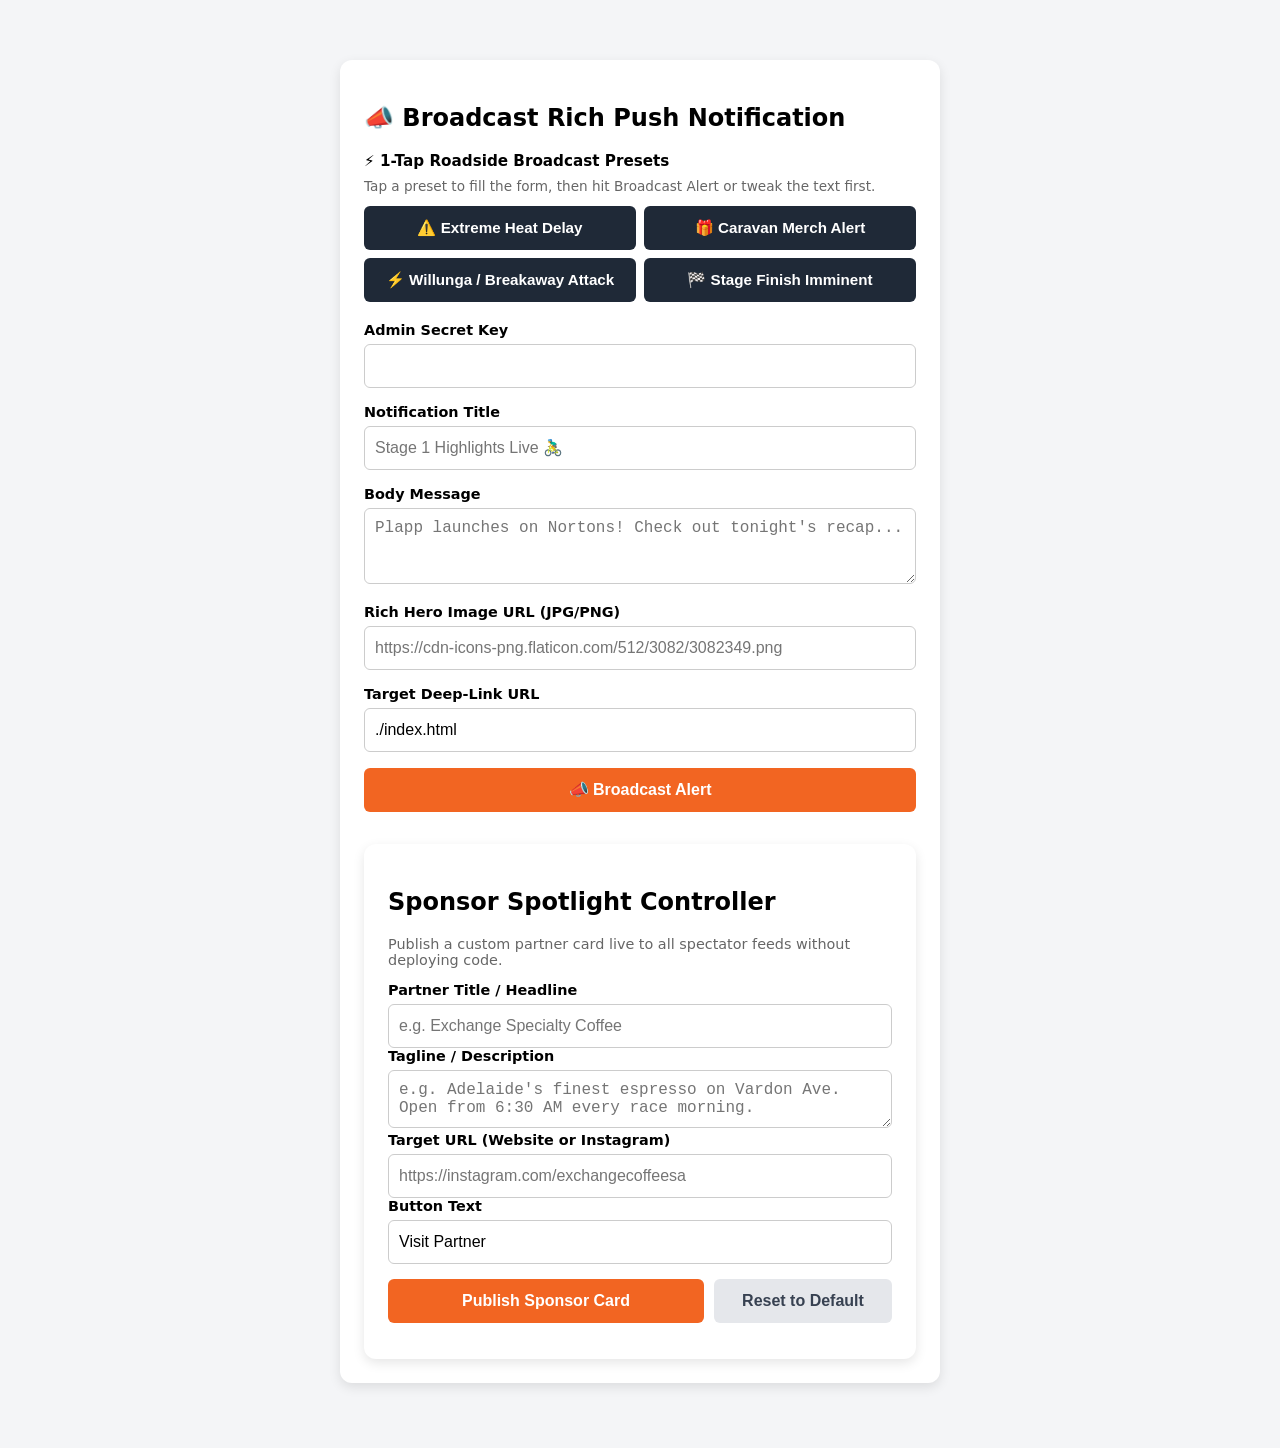
<file: admin.html>
<!DOCTYPE html>
<html lang="en">
<head>
  <meta charset="UTF-8">
  <meta name="viewport" content="width=device-width, initial-scale=1.0">
  <title>TDU Push Dispatcher</title>
  <style>
    body { font-family: system-ui, sans-serif; max-width: 600px; margin: 40px auto; padding: 20px; background: #f4f5f7; }
    .card { background: white; padding: 24px; border-radius: 12px; box-shadow: 0 4px 12px rgba(0,0,0,0.1); }
    .field { margin-bottom: 16px; }
    label { display: block; font-weight: 600; margin-bottom: 6px; font-size: 0.9rem; }
    input, textarea { width: 100%; min-height: 44px; padding: 10px; border: 1px solid #ccc; border-radius: 6px; box-sizing: border-box; font-size: 16px; }
    .presets { display: grid; grid-template-columns: repeat(2, minmax(0, 1fr)); gap: 8px; margin-bottom: 20px; }
    .presets h3 { grid-column: 1 / -1; margin: 0; font-size: 0.95rem; }
    .presets p { grid-column: 1 / -1; margin: 0 0 4px; color: #666; font-size: 0.85rem; }
    .presets button { background: #1f2937; padding: 12px 10px; font-size: 0.95rem; line-height: 1.25; }
    .presets button.active { background: #16a34a; }
    button { min-height: 44px; background: #f26522; color: white; border: none; padding: 12px 20px; border-radius: 6px; font-weight: bold; cursor: pointer; width: 100%; font-size: 1rem; touch-action: manipulation; }
    @media (max-width: 480px) {
      body { margin: 0 auto; padding: 10px; }
      .card { padding: 16px; }
    }
  </style>
</head>
<body>
  <div class="card">
    <h2>📣 Broadcast Rich Push Notification</h2>
    <div class="presets" id="push-presets" role="group" aria-label="1-Tap Roadside Broadcast Presets">
      <h3>⚡ 1-Tap Roadside Broadcast Presets</h3>
      <p>Tap a preset to fill the form, then hit Broadcast Alert or tweak the text first.</p>
      <button type="button" data-preset="heat">⚠️ Extreme Heat Delay</button>
      <button type="button" data-preset="caravan">🎁 Caravan Merch Alert</button>
      <button type="button" data-preset="attack">⚡ Willunga / Breakaway Attack</button>
      <button type="button" data-preset="finish">🏁 Stage Finish Imminent</button>
    </div>
    <form id="push-form">
      <div class="field">
        <label>Admin Secret Key</label>
        <input type="password" id="adminKey" required>
      </div>
      <div class="field">
        <label>Notification Title</label>
        <input type="text" id="title" placeholder="Stage 1 Highlights Live 🚴‍♂️" required>
      </div>
      <div class="field">
        <label>Body Message</label>
        <textarea id="body" rows="3" placeholder="Plapp launches on Nortons! Check out tonight's recap..." required></textarea>
      </div>
      <div class="field">
        <label>Rich Hero Image URL (JPG/PNG)</label>
        <input type="url" id="imageUrl" placeholder="https://cdn-icons-png.flaticon.com/512/3082/3082349.png">
      </div>
      <div class="field">
        <label>Target Deep-Link URL</label>
        <input type="text" id="targetUrl" value="./index.html">
      </div>
      <button type="submit">📣 Broadcast Alert</button>
    </form>
    <!-- SPONSOR SPOTLIGHT CONTROLLER -->
    <div class="card" style="margin-top: 2rem;">
        <h2><i class="fas fa-bullhorn"></i> Sponsor Spotlight Controller</h2>
        <p style="color: #666; font-size: 0.9rem;">Publish a custom partner card live to all spectator feeds without deploying code.</p>
        
        <form id="sponsor-form" onsubmit="handleSponsorSubmit(event)">
            <div class="form-group">
                <label for="sponsor-title">Partner Title / Headline</label>
                <input type="text" id="sponsor-title" placeholder="e.g. Exchange Specialty Coffee" required>
            </div>
            
            <div class="form-group">
                <label for="sponsor-desc">Tagline / Description</label>
                <textarea id="sponsor-desc" rows="2" placeholder="e.g. Adelaide's finest espresso on Vardon Ave. Open from 6:30 AM every race morning." required></textarea>
            </div>

            <div class="form-group">
                <label for="sponsor-link">Target URL (Website or Instagram)</label>
                <input type="url" id="sponsor-link" placeholder="https://instagram.com/exchangecoffeesa" required>
            </div>

            <div class="form-group">
                <label for="sponsor-cta">Button Text</label>
                <input type="text" id="sponsor-cta" placeholder="Visit Cafe" value="Visit Partner">
            </div>

            <div style="display: flex; gap: 10px; margin-top: 15px;">
                <button type="submit" class="btn btn-primary" id="save-sponsor-btn" style="flex: 2;">
                    <i class="fas fa-save"></i> Publish Sponsor Card
                </button>
                <button type="button" class="btn" onclick="clearSponsorCard()" style="flex: 1; background: #e5e7eb; color: #374151;">
                    <i class="fas fa-undo"></i> Reset to Default
                </button>
            </div>
            <div id="sponsor-status" style="margin-top: 12px; font-size: 0.9rem; font-weight: bold;"></div>
        </form>
    </div>
  </div>

  <script>
    const PUSH_PRESETS = {
      heat: {
        title: '⚠️ Race Delayed: Heat Protocol',
        body: 'Stage start delayed by 45 mins due to high Adelaide Hills temperatures. Check revised schedule.',
        url: './index.html#schedule'
      },
      caravan: {
        title: '🚗 Publicity Caravan Approaching!',
        body: 'The caravan is 15 mins ahead of the peloton throwing caps & bidons. Head to the roadside!',
        url: './index.html#map'
      },
      attack: {
        title: '🚴 Attack on the Climb!',
        body: 'Peloton has reached the base of the final climb. Expect pass in 5-8 minutes!',
        url: './index.html#map'
      },
      finish: {
        title: '🏁 Final Sprint Approaching!',
        body: 'Peloton is under 5km from the finish line. Find a vantage point now.',
        url: './index.html#schedule'
      }
    };

    document.getElementById('push-presets').addEventListener('click', (e) => {
      const btn = e.target.closest('button[data-preset]');
      const preset = btn && PUSH_PRESETS[btn.dataset.preset];
      if (!preset) return;
      document.getElementById('title').value = preset.title;
      document.getElementById('body').value = preset.body;
      document.getElementById('targetUrl').value = preset.url;
      document.querySelectorAll('#push-presets button').forEach((b) => b.classList.toggle('active', b === btn));
      const key = document.getElementById('adminKey');
      (key.value ? document.querySelector('#push-form button[type="submit"]') : key).focus();
    });

    document.getElementById('push-form').addEventListener('submit', async (e) => {
      e.preventDefault();
      
      const payload = {
        adminKey: document.getElementById('adminKey').value,
        title: document.getElementById('title').value,
        body: document.getElementById('body').value,
        imageUrl: document.getElementById('imageUrl').value,
        targetUrl: document.getElementById('targetUrl').value
      };

      try {
        const res = await fetch('https://tdu-push-backend.mytdu-push.workers.dev/broadcast', {
          method: 'POST',
          headers: { 'Content-Type': 'application/json' },
          body: JSON.stringify(payload)
        });

        const data = await res.json();
        if (res.ok && data.success) {
          alert(`Success! Dispatched to ${data.count} active subscriber(s).`);
        } else {
          alert('Failed: ' + (data.error || 'Check Admin Secret Key'));
        }
      } catch (err) {
        alert('Error connecting to worker: ' + err.message);
      }
    });
    async function handleSponsorSubmit(e) {
    e.preventDefault();
    const secret = (
    document.getElementById('secret-key')?.value ||
    document.getElementById('secret')?.value ||
    document.getElementById('admin-secret')?.value ||
    document.querySelector('input[type="password"]')?.value ||
    ''
).trim();
    const statusEl = document.getElementById('sponsor-status');
    const btn = document.getElementById('save-sponsor-btn');

    if (!secret) {
        statusEl.style.color = '#dc2626';
        statusEl.textContent = 'Please enter your Admin Secret Key above first.';
        return;
    }

    const payload = {
        title: document.getElementById('sponsor-title').value.trim(),
        description: document.getElementById('sponsor-desc').value.trim(),
        link: document.getElementById('sponsor-link').value.trim(),
        cta: document.getElementById('sponsor-cta').value.trim() || 'Visit Partner'
    };

    btn.disabled = true;
    statusEl.style.color = '#f26522';
    statusEl.textContent = 'Updating live sponsor...';

    try {
        const res = await fetch('https://tdu-push-backend.mytdu-push.workers.dev/sponsor', {
            method: 'POST',
            headers: {
                'Content-Type': 'application/json',
                'Authorization': `Bearer ${secret}`
            },
            body: JSON.stringify(payload)
        });

        const data = await res.json();
        if (res.ok) {
            statusEl.style.color = '#16a34a';
            statusEl.textContent = '✅ Sponsor card is now live on mytdu.app!';
        } else {
            statusEl.style.color = '#dc2626';
            statusEl.textContent = `Error: ${data.error || 'Failed to update'}`;
        }
    } catch (err) {
        statusEl.style.color = '#dc2626';
        statusEl.textContent = `Network error: ${err.message}`;
    } finally {
        btn.disabled = false;
    }
}

async function clearSponsorCard() {
  const secret = (
    document.getElementById('secret-key')?.value ||
    document.getElementById('secret')?.value ||
    document.getElementById('admin-secret')?.value ||
    document.querySelector('input[type="password"]')?.value ||
    ''
).trim();
    const statusEl = document.getElementById('sponsor-status');

    if (!secret) {
        alert('Please enter your Admin Secret Key above.');
        return;
    }
    if (!confirm('Reset back to the default "Inquire for Placements" card?')) return;

    try {
        const res = await fetch('https://tdu-push-backend.mytdu-push.workers.dev/sponsor', {
            method: 'POST',
            headers: {
                'Content-Type': 'application/json',
                'Authorization': `Bearer ${secret}`
            },
            body: JSON.stringify({ clear: true })
        });
        if (res.ok) {
            statusEl.style.color = '#16a34a';
            statusEl.textContent = '✅ Reverted back to default inquiry card.';
            document.getElementById('sponsor-form').reset();
        }
    } catch (err) {
        alert('Error resetting card: ' + err.message);
    }
}
  </script>
</body>
</html>
</file>
